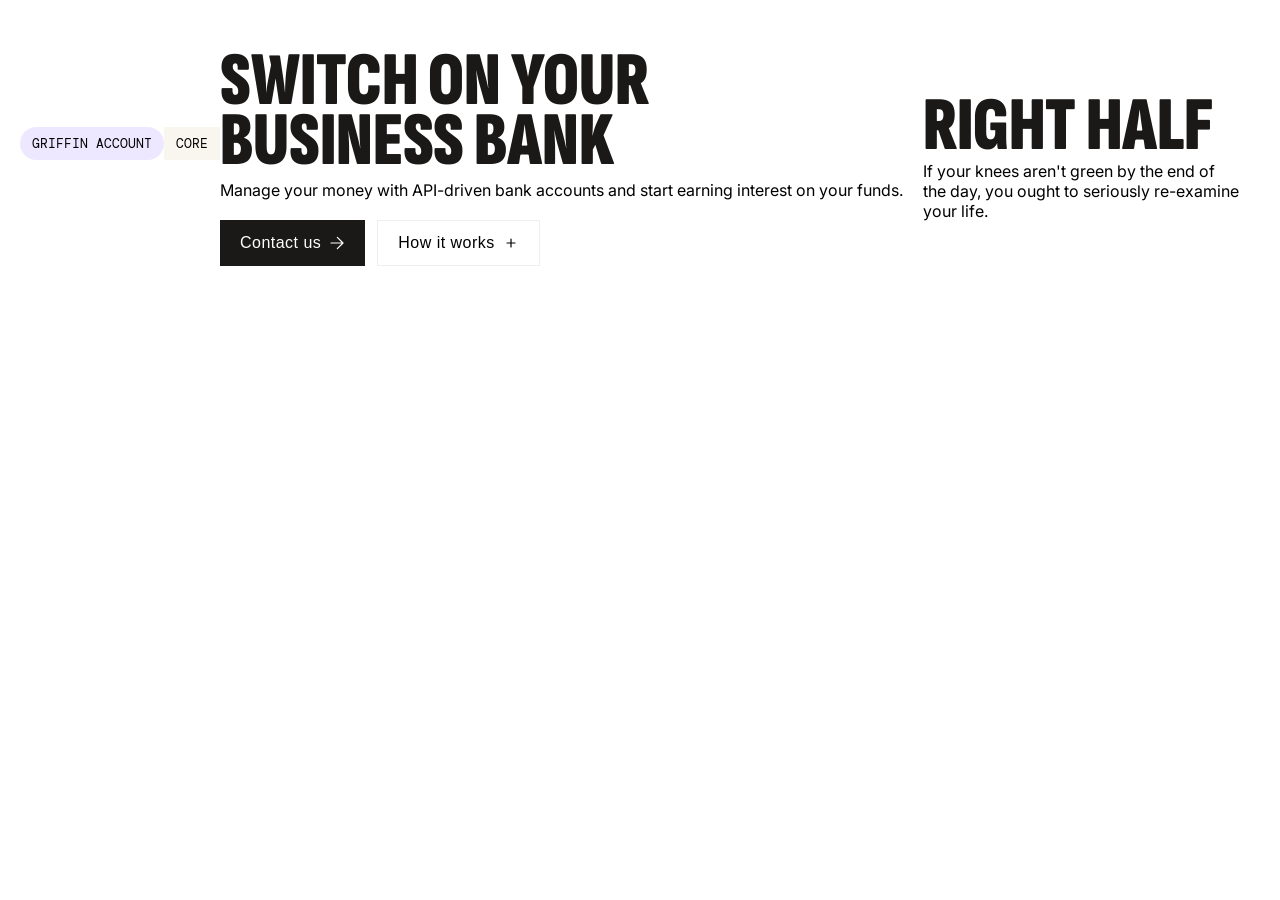
<file: contact.html>
<!DOCTYPE html>
<html>
<header>
    <!-- Comment -->
    <link rel="stylesheet" href="stylesheet.css">
    <!-- Title of website -->
    <title>Sleepy Matresses Business</title>
    <!-- Link fonts -->
    <link rel="preconnect" href="https://fonts.googleapis.com">
    <link rel="preconnect" href="https://fonts.gstatic.com" crossorigin>
    <link
        href="https://fonts.googleapis.com/css2?family=DM+Mono:wght@400;500&family=Instrument+Serif:ital@0;1&family=Inter:ital,opsz@0,14..32;1,14..32&family=Sofia+Sans+Extra+Condensed:ital,wght@0,900;1,900&display=swap"
        rel="stylesheet">

</header>

                    <body>
<div class="container">
    <div class="column">
        <div class="pill-bar">
            <button class="pill-1" type="button">Griffin account</button>
            <button class="pill-2" type="button">Core</button>
        </div>
        <div class="text-hero">
            <h1 class="hero">Switch on your </br> business bank</h1>
            <p class="text">Manage your money with API-driven bank accounts and start earning interest on your funds.
            </p>
            <div class="button-bar">
                <a href="contact.html">
                <button class="primary-button button" type="button" href="">Contact us


                        <?xml version="1.0" encoding="UTF-8"?><svg width="16px" height="16px" viewBox="0 0 24 24"
                            stroke-width="1.8" fill="none" xmlns="http://www.w3.org/2000/svg" color="#fff">
                            <path d="M3 12L21 12M21 12L12.5 3.5M21 12L12.5 20.5" stroke="#fff" stroke-width="1.8"
                                stroke-linecap="round" stroke-linejoin="round"></path>
                        </svg>
                </button>
                </a>
                <button class="secondary-button" type="button">How it works
                    <?xml version="1.0" encoding="UTF-8"?><svg width="16px" height="16px" stroke-width="1.8"
                        viewBox="0 0 24 24" fill="none" xmlns="http://www.w3.org/2000/svg" color="#000000">
                        <path d="M6 12H12M18 12H12M12 12V6M12 12V18" stroke="#000000" stroke-width="1.8"
                            stroke-linecap="round" stroke-linejoin="round"></path>
                    </svg>
                </button>
            </div>
        </div>
        <div class="column">
            <article>
                <h1>Right Half</h1>
                <p>If your knees aren't green by the end of the day, you ought to seriously re-examine your life.</p>
            </article>

            </section>
        </div>

        </body>

</html>
</file>
<file: stylesheet.css>
/* Typography */

/* Navigation new */

*, *::before, *::after { box-sizing: border-box; margin: 0; padding: 0; }

.nav {
  background: #fff;
  border-bottom: 1px solid #e5e5e5;
}

/* --- Max-width inner container --- */
.nav__inner {
  display: flex;
  align-items: center;
  justify-content: space-between;
  max-width: 1920px;
  margin: 0 auto;
  padding: 0 2rem;
  height: 64px;
}

/* --- Logo --- */
.nav__logo {
  display: flex;
  align-items: center;
  text-decoration: none;
  flex-shrink: 0;
}

.nav__logo svg {
  width: auto;
  height: 32px;
}

/* --- Menu --- */
.nav__menu {
  display: flex;
  align-items: center;
  gap: 2rem;
  list-style: none;
}

.nav__menu a {
  text-decoration: none;
  color: #333;
  font-size: 0.9rem;
  font-weight: 500;
  transition: color 0.2s;
}

.nav__menu a:hover {
  color: #000;
}

/* --- CTA Button --- */
.nav__cta {
  display: inline-block;
  padding: 0.5rem 1.25rem;
  background: #000;
  color: #fff !important;
  border-radius: 6px;
  font-size: 0.9rem;
  font-weight: 600;
  text-decoration: none;
  transition: background 0.2s;
}

.nav__cta:hover {
  background: #333;
}

/* --- Hamburger --- */
.nav__hamburger {
  display: none;
  flex-direction: column;
  justify-content: center;
  gap: 5px;
  width: 36px;
  height: 36px;
  background: none;
  border: none;
  cursor: pointer;
  padding: 4px;
}

.nav__hamburger span {
  display: block;
  height: 2px;
  background: #000;
  border-radius: 2px;
  transition: transform 0.25s, opacity 0.25s;
  transform-origin: center;
}

/* Animate to X when open */
.nav__hamburger.is-open span:nth-child(1) { transform: translateY(7px) rotate(45deg); }
.nav__hamburger.is-open span:nth-child(2) { opacity: 0; }
.nav__hamburger.is-open span:nth-child(3) { transform: translateY(-7px) rotate(-45deg); }

/* --- Mobile --- */
@media (max-width: 768px) {
  .nav__hamburger {
    display: flex;
  }

  .nav__menu {
    display: none;
    flex-direction: column;
    align-items: flex-start;
    gap: 0;
    position: absolute;
    top: 64px;
    left: 0;
    right: 0;
    background: #fff;
    border-bottom: 1px solid #e5e5e5;
    padding: 1rem 2rem 1.5rem;
    z-index: 100;
  }

  .nav__menu.is-open {
    display: flex;
  }

  .nav__menu li {
    width: 100%;
    padding: 0.6rem 0;
    border-bottom: 1px solid #f0f0f0;
  }

  .nav__menu li:last-child {
    border-bottom: none;
    padding-top: 1rem;
  }

  .nav__cta {
    display: block;
    text-align: center;
  }
}


/* Body */

a {
  color: #533EA3;
  text-decoration: none; /* no underline */
}

h1 {
    font-family: "Sofia Sans Extra Condensed", sans-serif;
    font-optical-sizing: auto;
    font-weight: 900;
    font-style: normal;
    color: var(--Primary, #1A1918);
    font-size: 76px;
    font-style: normal;
    line-height: 60px;
    /* 80.435% */
    text-transform: uppercase;
    padding: 32px 0 4px;
    margin: 0px;
}

body {
    font-family: "Inter", sans-serif;
    font-optical-sizing: auto;
    font-weight: 400;
    font-style: normal;
}

.text {
    margin: 0px;
    padding: 4px 0px 20px;
}

.dm-mono-regular {
    font-family: "DM Mono", monospace;
    font-weight: 400;
    font-style: normal;
}

.dm-mono-medium {
    font-family: "DM Mono", monospace;
    font-weight: 500;
    font-style: normal;
}

a .primary-button {
    text-decoration: none;
}

.primary-button {
    font-size: 16px;
    letter-spacing: 0.03em;
    background-color: #1A1918;
    color: #ffffff;
    border: none;
    /* top and bottom | left and right */
    padding: 8px 24px;
    display: flex;
    height: 46px;
    padding: 12px 20px;
    justify-content: center;
    align-items: center;
    gap: 8px;
    transition: 1s;
}

.primary-button:hover {
    background-color: #533EA3;
    cursor: pointer;
}

.secondary-button {
    font-size: 16px;
    letter-spacing: 0.03em;
    display: flex;
    height: 46px;
    padding: 12px 20px;
    justify-content: center;
    align-items: center;
    gap: 8px;
    border: 1px solid #EEE;
    background-color: #fff;
    transition: 1s;
}

.secondary-button:hover {
    background-color: #B2A7FF;
}

.pill-1 {
    font-family: "DM Mono", monospace;
    border-radius: 40px;
    background: #EDE8FF;
    display: flex;
    padding: 8px 12px;
    justify-content: center;
    align-items: center;
    gap: 12px;
    border: none;
    text-transform: uppercase;

}

.pill-2 {
    font-family: "DM Mono", monospace;
    /* border-radius: 40px; */
    background: #F9F5EF;
    display: flex;
    padding: 8px 12px;
    justify-content: center;
    align-items: center;
    gap: 12px;
    border: none;
    text-transform: uppercase;

}

.button-bar {
    display: flex;
    align-items: left;
    gap: 0 12px;

}

.pill-bar {
    display: flex;
    align-items: left;
    gap: 0 0px;

}

/* Layout */
.container {
    /* Makes the container a flex container */
    gap: 20px;
    /* Adds space between columns */
    /* Allows columns to stack on smaller screens */
}

.column {
    flex: 1;
    display: flex;
    padding: 20px;
    box-sizing: border-box;
    flex-direction: row;
    flex-wrap: wrap;
    align-content: flex-start;
    justify-content: center;
    align-items: center;
}

.item {
flex: 1;
/* This is a test*/
}

.hero-image {
    width: 100%;
    border-radius: 8px;
}

/* Responsive adjustment for smaller screens (e.g., mobile) */
@media (max-width: 600px) {
    .container {
        flex-direction: column;
        /* Stacks columns vertically */
    }

    .column {
        width: auto;
        /* Ensures columns take full width when stacked */
    }
}
</file>
